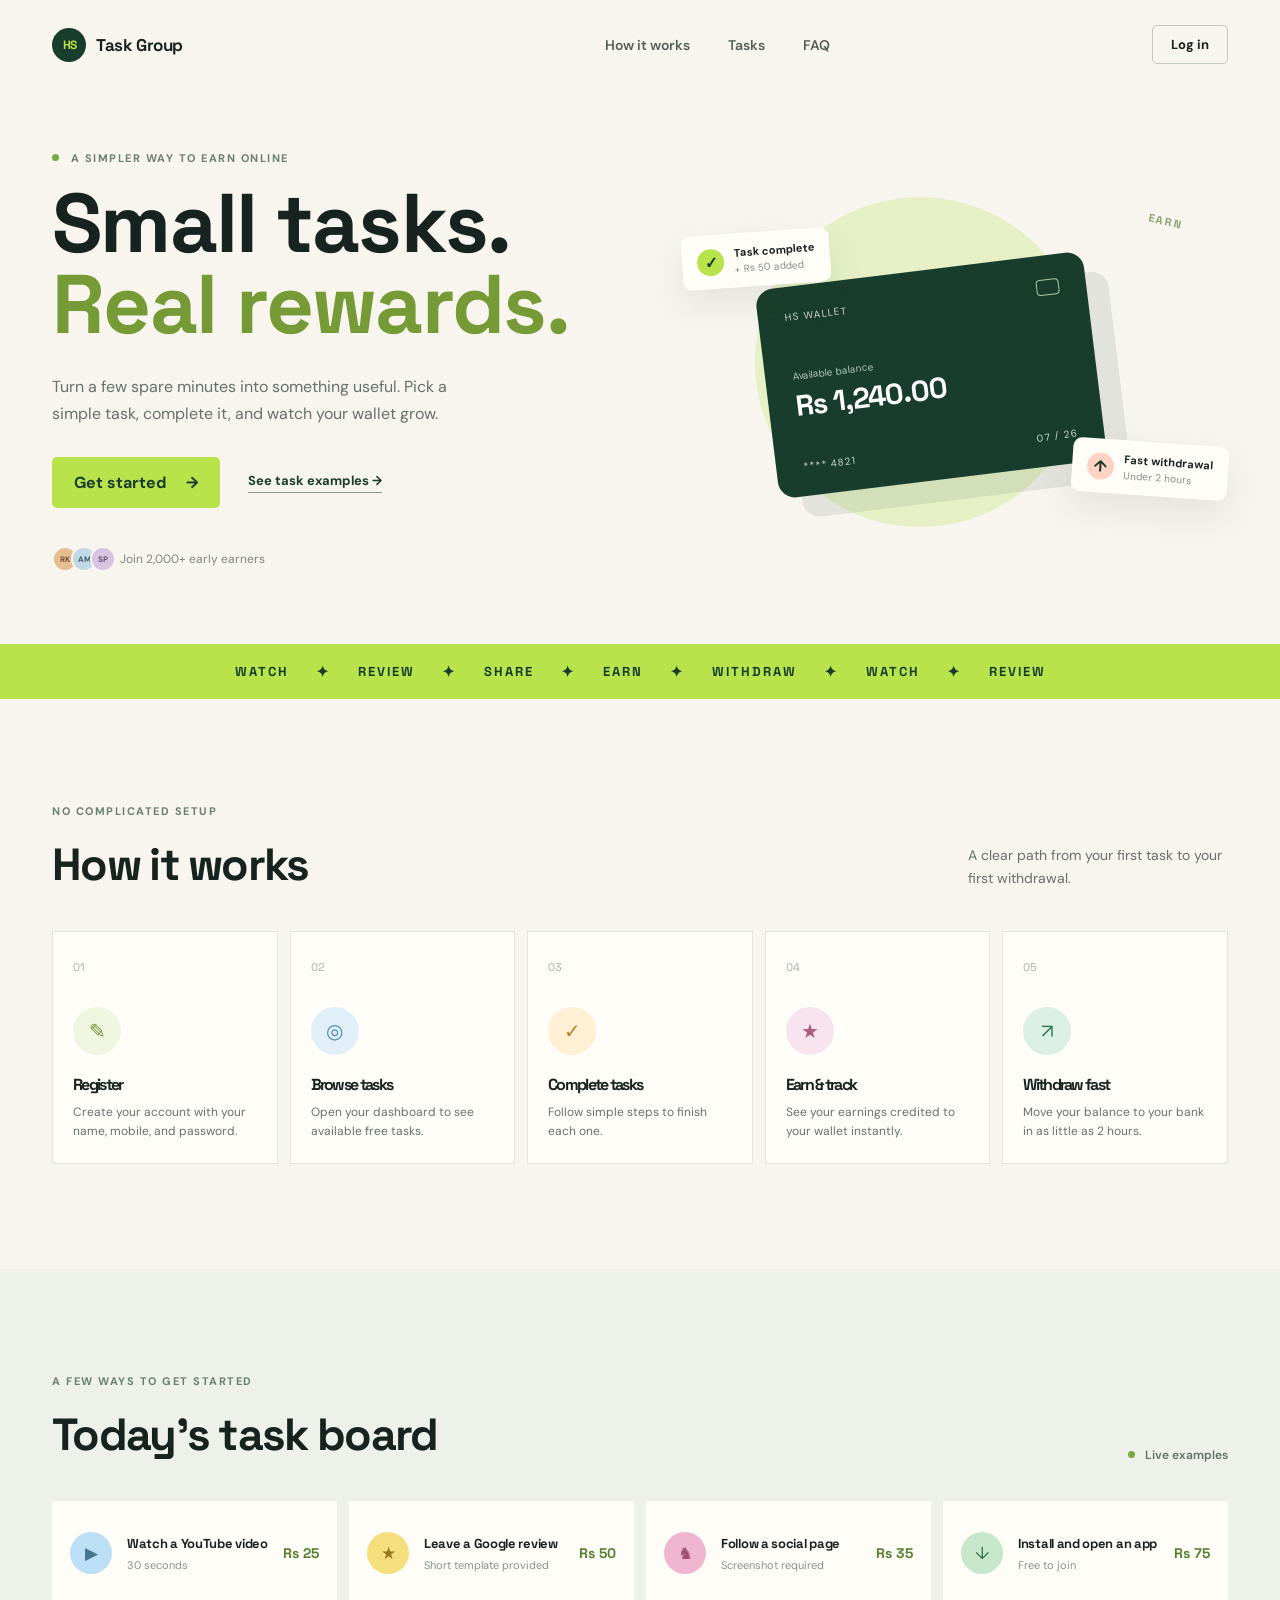
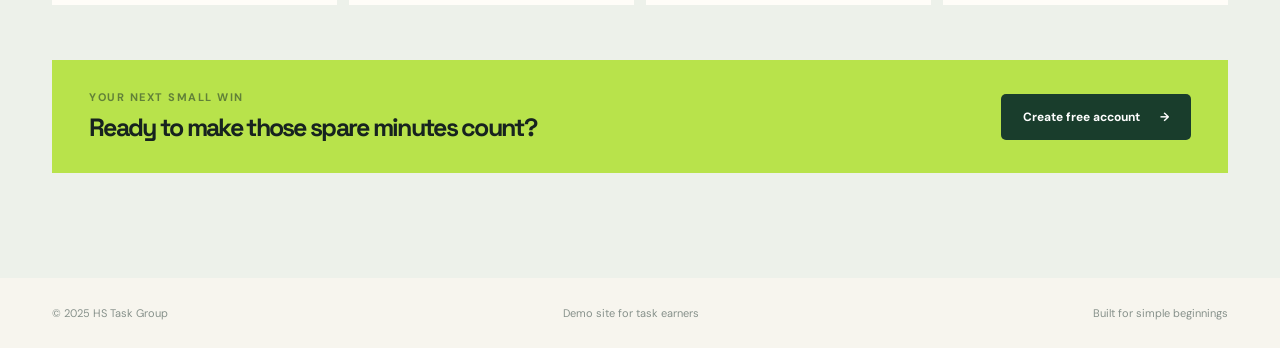
<file: static/index.html>
<!doctype html>
<html lang="en">
<head>
  <meta charset="utf-8">
  <meta name="viewport" content="width=device-width, initial-scale=1">
  <meta name="description" content="Complete simple online tasks and earn rewards with HS Task Group.">
  <title>HS Task Group | Small tasks. Real rewards.</title>
  <link rel="preconnect" href="https://fonts.googleapis.com">
  <link rel="preconnect" href="https://fonts.gstatic.com" crossorigin>
  <link href="https://fonts.googleapis.com/css2?family=DM+Sans:wght@400;500;600;700&family=Space+Grotesk:wght@500;600;700&display=swap" rel="stylesheet">
  <link rel="stylesheet" href="/static/styles.css">
</head>
<body>
  <div class="page-shell">
    <header class="site-header">
      <a class="brand" href="#top" aria-label="HS Task Group home">
        <span class="brand-mark">HS</span>
        <span>Task Group</span>
      </a>
      <nav class="main-nav" aria-label="Main navigation">
        <a href="#how-it-works">How it works</a>
        <a href="#tasks">Tasks</a>
        <a href="#faq">FAQ</a>
      </nav>
      <button class="button button-small button-outline" data-open-modal="login">Log in</button>
    </header>

    <main id="top">
      <section class="hero section-wrap">
        <div class="hero-copy reveal">
          <p class="eyebrow"><span class="pulse-dot"></span> A simpler way to earn online</p>
          <h1>Small tasks.<br><em>Real rewards.</em></h1>
          <p class="hero-lede">Turn a few spare minutes into something useful. Pick a simple task, complete it, and watch your wallet grow.</p>
          <div class="hero-actions">
            <button class="button button-primary" data-open-modal="register">Get started <span aria-hidden="true">&#8594;</span></button>
            <a class="text-link" href="#tasks">See task examples <span aria-hidden="true">&#8594;</span></a>
          </div>
          <div class="trust-row"><span class="avatars"><i>RK</i><i>AM</i><i>SP</i></span><span>Join 2,000+ early earners</span></div>
        </div>
        <div class="hero-art reveal reveal-delay" aria-label="Illustration of a task wallet">
          <div class="sun-disc"></div>
          <div class="scribble scribble-one">EARN</div>
          <div class="wallet-card">
            <div class="wallet-top"><span>HS WALLET</span><span class="card-chip"></span></div>
            <div class="wallet-balance"><small>Available balance</small><strong>Rs 1,240.00</strong></div>
            <div class="wallet-bottom"><span>**** 4821</span><span>07 / 26</span></div>
          </div>
          <div class="float-note note-one"><span class="note-icon">&#10003;</span><span><b>Task complete</b><small>+ Rs 50 added</small></span></div>
          <div class="float-note note-two"><span class="note-icon orange">&#8593;</span><span><b>Fast withdrawal</b><small>Under 2 hours</small></span></div>
        </div>
      </section>

      <section class="ticker"><div class="ticker-inner"><span>WATCH</span><b>&#10022;</b><span>REVIEW</span><b>&#10022;</b><span>SHARE</span><b>&#10022;</b><span>EARN</span><b>&#10022;</b><span>WITHDRAW</span><b>&#10022;</b><span>WATCH</span><b>&#10022;</b><span>REVIEW</span></div></section>

      <section class="process section-wrap" id="how-it-works">
        <div class="section-heading"><div><p class="eyebrow">No complicated setup</p><h2>How it works</h2></div><p class="section-intro">A clear path from your first task to your first withdrawal.</p></div>
        <div class="steps">
          <article class="step-card"><span class="step-number">01</span><span class="step-icon">&#9998;</span><h3>Register</h3><p>Create your account with your name, mobile, and password.</p></article>
          <article class="step-card"><span class="step-number">02</span><span class="step-icon">&#9678;</span><h3>Browse tasks</h3><p>Open your dashboard to see available free tasks.</p></article>
          <article class="step-card"><span class="step-number">03</span><span class="step-icon">&#10003;</span><h3>Complete tasks</h3><p>Follow simple steps to finish each one.</p></article>
          <article class="step-card"><span class="step-number">04</span><span class="step-icon">&#9733;</span><h3>Earn & track</h3><p>See your earnings credited to your wallet instantly.</p></article>
          <article class="step-card"><span class="step-number">05</span><span class="step-icon">&#8599;</span><h3>Withdraw fast</h3><p>Move your balance to your bank in as little as 2 hours.</p></article>
        </div>
      </section>

      <section class="tasks-section section-wrap" id="tasks">
        <div class="section-heading"><div><p class="eyebrow">A few ways to get started</p><h2>Today's task board</h2></div><span class="live-label"><span class="pulse-dot"></span> Live examples</span></div>
        <div class="task-grid">
          <article class="task-item"><span class="task-icon blue">&#9654;</span><div><h3>Watch a YouTube video</h3><p>30 seconds</p></div><strong>Rs 25</strong></article>
          <article class="task-item"><span class="task-icon yellow">&#9733;</span><div><h3>Leave a Google review</h3><p>Short template provided</p></div><strong>Rs 50</strong></article>
          <article class="task-item"><span class="task-icon pink">&#9822;</span><div><h3>Follow a social page</h3><p>Screenshot required</p></div><strong>Rs 35</strong></article>
          <article class="task-item"><span class="task-icon green">&#8595;</span><div><h3>Install and open an app</h3><p>Free to join</p></div><strong>Rs 75</strong></article>
        </div>
        <div class="cta-strip"><div><p class="eyebrow">Your next small win</p><h2>Ready to make those spare minutes count?</h2></div><button class="button button-dark" data-open-modal="register">Create free account <span aria-hidden="true">&#8594;</span></button></div>
      </section>
    </main>

    <footer class="site-footer" id="faq"><span>&copy; 2025 HS Task Group</span><span>Demo site for task earners</span><span>Built for simple beginnings</span></footer>
  </div>

  <div class="modal-backdrop" data-modal="register" hidden>
    <div class="modal" role="dialog" aria-modal="true" aria-labelledby="register-title">
      <button class="modal-close" aria-label="Close dialog">&#215;</button>
      <p class="eyebrow">Start in under a minute</p><h2 id="register-title">Create your account</h2><p class="modal-copy">Use your name, mobile number, and a password. Your account is saved automatically.</p>
      <form id="signup-form"><label>Name<input name="name" type="text" placeholder="Your name" required></label><label>Mobile number<input name="mobile" type="tel" placeholder="e.g. 98765 43210" required></label><label>Password<input name="password" type="password" placeholder="At least 6 characters" minlength="6" required></label><button class="button button-primary" type="submit">Sign up <span aria-hidden="true">&#8594;</span></button><p class="form-message" role="status"></p></form>
      <p class="switch-auth">Already registered? <button type="button" data-switch-modal="login">Log in</button></p>
    </div>
  </div>
  <div class="modal-backdrop" data-modal="login" hidden>
    <div class="modal" role="dialog" aria-modal="true" aria-labelledby="login-title"><button class="modal-close" aria-label="Close dialog">&#215;</button><p class="eyebrow">Welcome back</p><h2 id="login-title">Log in</h2><p class="modal-copy">Use the mobile number and password from your account.</p><form id="login-form"><label>Mobile number<input name="mobile" type="tel" placeholder="e.g. 98765 43210" required></label><label>Password<input name="password" type="password" required></label><button class="button button-dark" type="submit">Log in <span aria-hidden="true">&#8594;</span></button><p class="form-message" role="status"></p></form><p class="switch-auth">New here? <button type="button" data-switch-modal="register">Create an account</button></p></div>
  </div>
  <script src="/static/app.js"></script>
</body>
</html>
</file>
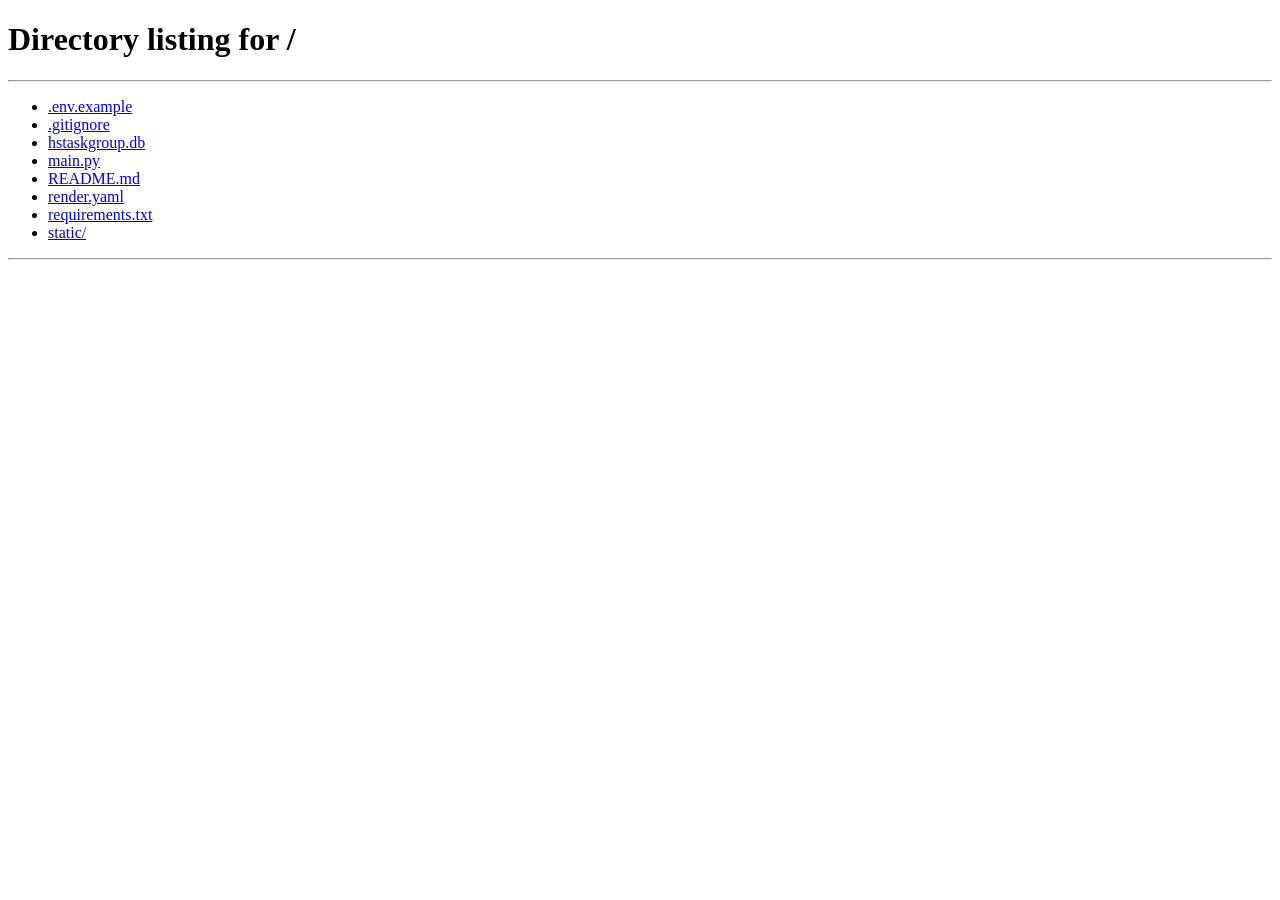
<file: static/admin.html>
<!doctype html>
<html lang="en">
<head>
  <meta charset="utf-8">
  <meta name="viewport" content="width=device-width, initial-scale=1">
  <title>HS Task Group | Admin panel</title>
  <link rel="preconnect" href="https://fonts.googleapis.com">
  <link rel="preconnect" href="https://fonts.gstatic.com" crossorigin>
  <link href="https://fonts.googleapis.com/css2?family=DM+Sans:wght@400;500;600;700&family=Space+Grotesk:wght@500;600;700&display=swap" rel="stylesheet">
  <link rel="stylesheet" href="/static/styles.css">
</head>
<body class="admin-body">
  <header class="site-header admin-header"><a class="brand" href="/"><span class="brand-mark">HS</span><span>Task Group</span></a><span class="admin-badge">ADMIN CONSOLE</span><a class="button button-small button-outline" href="/">Back to site</a></header>
  <main class="admin-main">
    <div class="admin-heading"><div><p class="eyebrow">Workspace overview</p><h1>Client records</h1><p class="admin-subtitle">Review every registration and keep an eye on your growing task community.</p></div><button class="button button-primary" id="refresh-clients">Refresh records <span aria-hidden="true">&#8635;</span></button></div>
    <div class="admin-stats"><div><span>Total clients</span><strong id="total-clients">--</strong></div><div><span>Active accounts</span><strong id="active-clients">--</strong></div><div><span>Pending review</span><strong id="pending-clients">--</strong></div></div>
    <section class="records-panel"><div class="records-top"><h2>All registrations</h2><span id="last-updated">Loading...</span></div><div class="table-wrap"><table><thead><tr><th>Client</th><th>Mobile number</th><th>Status</th><th>Balance</th><th>Wallet</th><th>Tasks</th><th>Registered</th></tr></thead><tbody id="client-rows"></tbody></table></div><p class="admin-message" id="admin-message" role="status"></p></section>
    <section class="admin-lower-grid"><div class="records-panel admin-form-panel"><div class="records-top"><h2>Create task</h2><span>Added after current queue</span></div><form id="task-form"><label>Task title<input name="title" placeholder="e.g. Watch a video" required></label><label>Instructions<textarea name="description" placeholder="What should the client do?" required></textarea></label><label>Reward (Rs)<input name="reward" type="number" min="1" placeholder="10" required></label><button class="button button-primary" type="submit">Add upcoming task <span aria-hidden="true">&#8594;</span></button><p class="admin-message" id="task-message" role="status"></p></form></div><div class="records-panel"><div class="records-top"><h2>Withdrawal tasks</h2><span>Verify payment before completing</span></div><div class="table-wrap"><table><thead><tr><th>Client</th><th>Amount</th><th>Bank details</th><th>Status</th><th>Action</th></tr></thead><tbody id="withdrawal-rows"></tbody></table></div><p class="admin-message" id="withdrawal-admin-message" role="status"></p></div></section>
  </main>
  <div class="modal-backdrop" data-modal="wallet" hidden>
    <div class="modal">
      <button class="modal-close" type="button" aria-label="Close">&times;</button>
      <p class="eyebrow">Wallet update</p>
      <h2 id="wallet-client-name">Client</h2>
      <p class="modal-copy" id="wallet-client-meta">Current balance: Rs 0</p>
      <form id="wallet-form">
        <label>Amount (Rs)<input name="amount" type="number" min="1" step="1" placeholder="e.g. 50" required></label>
        <div class="wallet-form-actions">
          <button class="button button-primary" type="submit" name="action" value="add">Add money</button>
          <button class="button button-outline" type="submit" name="action" value="subtract">Subtract money</button>
        </div>
        <p class="form-message" id="wallet-message" role="status"></p>
      </form>
    </div>
  </div>
  <script src="/static/admin.js"></script>
</body>
</html>
</file>
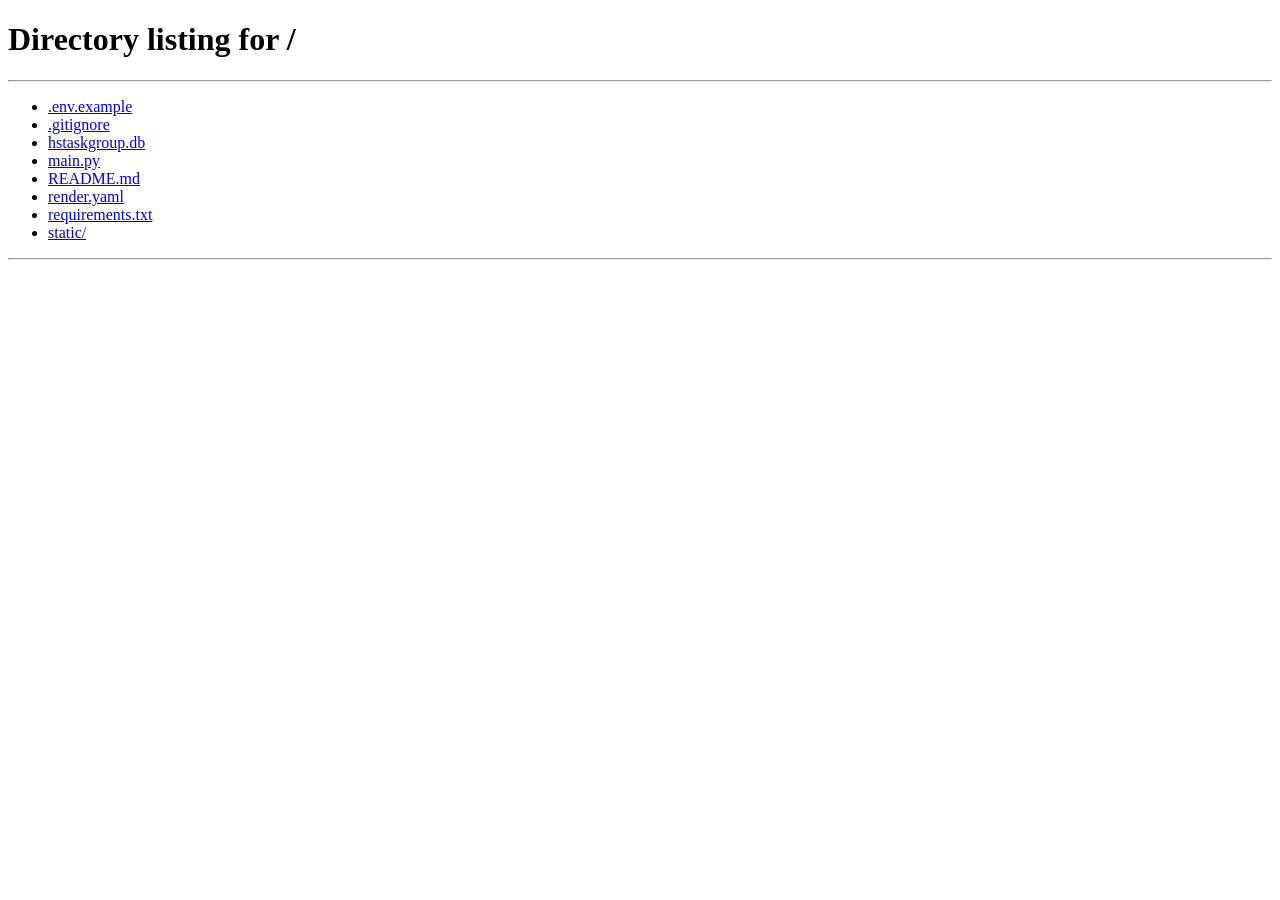
<file: static/dashboard.html>
<!doctype html>
<html lang="en">
<head>
  <meta charset="utf-8">
  <meta name="viewport" content="width=device-width, initial-scale=1">
  <title>HS Task Group | My dashboard</title>
  <link rel="preconnect" href="https://fonts.googleapis.com">
  <link rel="preconnect" href="https://fonts.gstatic.com" crossorigin>
  <link href="https://fonts.googleapis.com/css2?family=DM+Sans:wght@400;500;600;700&family=Space+Grotesk:wght@500;600;700&display=swap" rel="stylesheet">
  <link rel="stylesheet" href="/static/styles.css">
</head>
<body class="dashboard-body">
  <header class="site-header dashboard-header"><a class="brand" href="/"><span class="brand-mark">HS</span><span>Task Group</span></a><span class="dashboard-label">MY WORKSPACE</span><button class="button button-small button-outline" id="logout">Log out</button></header>
  <main class="dashboard-main">
    <section class="dashboard-welcome"><div><p class="eyebrow">Your task workspace</p><h1>Welcome, <span id="client-name">there</span></h1><p class="dashboard-subtitle">Complete each task from top to bottom. Your next task unlocks automatically.</p></div><div class="balance-card"><span>Available balance</span><strong>Rs <b id="balance">0</b></strong><small>Starts at Rs 0 for every new account</small></div></section>
    <section class="dashboard-grid">
      <div class="dashboard-panel tasks-panel"><div class="panel-heading"><div><p class="eyebrow">One by one</p><h2>My task queue</h2></div><span class="queue-note">Top to bottom</span></div><div id="task-list" class="dashboard-task-list"></div></div>
      <aside class="dashboard-panel withdrawal-panel"><p class="eyebrow">Payouts</p><h2>Withdraw balance</h2><p class="panel-copy">Minimum withdrawal is Rs 100. Your request becomes a pending withdrawal task for admin verification.</p><div class="admin-contact"><span class="contact-icon">&#9742;</span><span><small>Contact admin</small><strong id="admin-contact">Loading...</strong></span></div><form id="withdrawal-form"><label>Amount<input type="number" name="amount" min="100" placeholder="Minimum Rs 100" required></label><label>Bank details<input type="text" name="bank_details" placeholder="A/c number / IFSC" required></label><button class="button button-dark" type="submit">Request withdrawal <span aria-hidden="true">&#8594;</span></button><p class="form-message" id="withdrawal-message" role="status"></p></form></aside>
    </section>
    <section class="dashboard-panel withdrawal-history"><div class="panel-heading"><div><p class="eyebrow">Track every request</p><h2>Withdrawal tasks</h2></div><span class="queue-note">Admin review queue</span></div><div id="withdrawal-list" class="withdrawal-list"></div></section>
  </main>
  <script src="/static/dashboard.js"></script>
</body>
</html>
</file>
<file: static/styles.css>
:root { --ink:#17231f; --muted:#66716d; --cream:#f7f5ee; --paper:#fffdf8; --green:#b8e34b; --dark-green:#193d2c; --line:#dfe4dc; --orange:#ff885e; --blue:#bcdff5; --yellow:#f5df7d; --pink:#f1b6cf; }
* { box-sizing:border-box; }
html { scroll-behavior:smooth; }
body { margin:0; background:var(--cream); color:var(--ink); font-family:'DM Sans', sans-serif; }
button, input { font:inherit; }
button, a { -webkit-tap-highlight-color:transparent; }
a { color:inherit; text-decoration:none; }
.page-shell { overflow:hidden; }
.site-header { align-items:center; display:flex; justify-content:space-between; margin:auto; max-width:1240px; padding:25px 32px; }
.brand { align-items:center; display:flex; font-family:'Space Grotesk',sans-serif; font-size:17px; font-weight:700; gap:10px; letter-spacing:-.4px; }
.brand-mark { align-items:center; background:var(--dark-green); border-radius:50%; color:var(--green); display:flex; font-size:12px; height:34px; justify-content:center; letter-spacing:-1px; width:34px; }
.main-nav { display:flex; gap:38px; margin-left:100px; }
.main-nav a { color:#52605a; font-size:14px; font-weight:600; }
.main-nav a:hover, .text-link:hover { color:var(--dark-green); }
.button { border:0; border-radius:5px; cursor:pointer; display:inline-flex; font-weight:700; gap:20px; justify-content:center; padding:15px 22px; transition:transform .2s, box-shadow .2s; }
.button:hover { box-shadow:0 8px 18px #193d2c1a; transform:translateY(-2px); }
.button-small { font-size:13px; padding:10px 18px; }
.button-outline { background:transparent; border:1px solid #bfc9c0; color:var(--ink); }
.button-primary { background:var(--green); color:var(--dark-green); }
.button-dark { background:var(--dark-green); color:#fff; }
.section-wrap { margin:auto; max-width:1240px; padding-left:32px; padding-right:32px; }
.hero { align-items:center; display:grid; gap:50px; grid-template-columns:1fr 1fr; min-height:555px; padding-bottom:55px; padding-top:45px; }
.eyebrow { color:#698070; font-size:11px; font-weight:700; letter-spacing:1.5px; margin:0 0 18px; text-transform:uppercase; }
.pulse-dot { background:#77aa40; border-radius:50%; display:inline-block; height:7px; margin-right:7px; vertical-align:1px; width:7px; }
h1,h2,h3,p { margin-top:0; }
h1,h2,h3 { font-family:'Space Grotesk', sans-serif; letter-spacing:-1.7px; }
h1 { font-size:clamp(54px,6.5vw,88px); line-height:.98; margin-bottom:27px; }
h1 em { color:#769a35; font-style:normal; }
.hero-lede { color:var(--muted); font-size:16px; line-height:1.7; max-width:430px; }
.hero-actions { align-items:center; display:flex; gap:28px; margin-top:30px; }
.text-link { border-bottom:1px solid #8c9b91; color:var(--dark-green); font-size:13px; font-weight:700; padding-bottom:3px; }
.trust-row { align-items:center; color:#7d8882; display:flex; font-size:12px; gap:11px; margin-top:38px; }
.avatars { display:flex; }
.avatars i { align-items:center; background:#e4bd91; border:2px solid var(--cream); border-radius:50%; color:#744f38; display:flex; font-size:8px; font-style:normal; font-weight:700; height:26px; justify-content:center; margin-right:-7px; width:26px; }
.avatars i:nth-child(2) { background:#c1d8e7; color:#3d5c6c; }.avatars i:nth-child(3) { background:#d8c3e3; color:#624a70; }
.hero-art { height:390px; position:relative; }
.sun-disc { background:#e5f0c6; border-radius:50%; height:330px; left:16%; position:absolute; top:30px; width:330px; }
.wallet-card { background:var(--dark-green); border-radius:17px; box-shadow:22px 22px 0 #183d2c17; color:#fff; height:210px; left:18%; padding:24px 27px; position:absolute; top:103px; transform:rotate(-7deg); width:330px; }
.wallet-top,.wallet-bottom { display:flex; font-size:10px; justify-content:space-between; letter-spacing:1px; opacity:.8; }.card-chip { border:1px solid #d7e6bb; border-radius:4px; height:16px; width:23px; }.wallet-balance { margin-top:43px; }.wallet-balance small { color:#b4c8bb; display:block; font-size:10px; }.wallet-balance strong { display:block; font-family:'Space Grotesk'; font-size:29px; letter-spacing:-1px; margin-top:4px; }.wallet-bottom { bottom:23px; position:absolute; width:calc(100% - 54px); }
.float-note { align-items:center; background:var(--paper); border-radius:9px; box-shadow:0 15px 35px #27473518; display:flex; gap:10px; padding:12px 15px; position:absolute; }.float-note b,.float-note small { display:block; }.float-note b { font-size:11px; }.float-note small { color:#829087; font-size:10px; margin-top:3px; }.note-icon { align-items:center; background:var(--green); border-radius:50%; color:var(--dark-green); display:flex; font-weight:bold; height:27px; justify-content:center; width:27px; }.note-icon.orange { background:#ffd4c4; }.note-one { left:3%; top:65px; transform:rotate(-4deg); }.note-two { right:0; top:275px; transform:rotate(4deg); }.scribble { color:#88a56d; font-family:'Space Grotesk'; font-size:11px; font-weight:bold; letter-spacing:2px; position:absolute; }.scribble-one { right:8%; top:47px; transform:rotate(12deg); }
.ticker { background:var(--green); color:var(--dark-green); overflow:hidden; }.ticker-inner { align-items:center; display:flex; font-family:'Space Grotesk'; font-size:13px; font-weight:700; gap:27px; justify-content:center; letter-spacing:2px; min-width:700px; padding:18px; }.ticker b { font-size:15px; }
.process,.tasks-section { padding-bottom:105px; padding-top:105px; }.section-heading { align-items:end; display:flex; justify-content:space-between; margin-bottom:38px; }.section-heading h2 { font-size:45px; margin:0; }.section-intro { color:var(--muted); font-size:14px; line-height:1.6; margin:0 0 4px; max-width:260px; }.steps { display:grid; gap:12px; grid-template-columns:repeat(5,1fr); }.step-card { background:var(--paper); border:1px solid var(--line); min-height:230px; padding:23px 20px; position:relative; }.step-number { color:#a5b0a8; font-family:'Space Grotesk'; font-size:11px; }.step-icon { align-items:center; background:#eff5df; border-radius:50%; color:#6f923a; display:flex; font-size:20px; height:48px; justify-content:center; margin:31px 0 19px; width:48px; }.step-card:nth-child(2) .step-icon { background:#e1f0f8; color:#4a8aae; }.step-card:nth-child(3) .step-icon { background:#fff0d5; color:#bb8229; }.step-card:nth-child(4) .step-icon { background:#f7e4ee; color:#ad5d7e; }.step-card:nth-child(5) .step-icon { background:#dcefe5; color:#367d5a; }.step-card h3 { font-size:16px; margin-bottom:8px; }.step-card p { color:var(--muted); font-size:12px; line-height:1.55; margin:0; }
.tasks-section { background:#edf1ea; max-width:none; padding-left:max(32px, calc((100vw - 1176px)/2)); padding-right:max(32px, calc((100vw - 1176px)/2)); }.tasks-section .section-heading { margin-left:0; margin-right:0; }.live-label { color:#617066; font-size:12px; font-weight:600; }.task-grid { display:grid; gap:12px; grid-template-columns:repeat(4,1fr); }.task-item { align-items:center; background:var(--paper); display:flex; gap:15px; min-height:104px; padding:18px; }.task-icon { align-items:center; border-radius:50%; display:flex; flex:none; font-size:17px; height:42px; justify-content:center; width:42px; }.task-icon.blue { background:var(--blue); color:#477591; }.task-icon.yellow { background:var(--yellow); color:#96791f; }.task-icon.pink { background:var(--pink); color:#9d4e72; }.task-icon.green { background:#c7e7ca; color:#347444; }.task-item h3 { font-size:13px; letter-spacing:-.3px; margin:0 0 6px; }.task-item p { color:#87928c; font-size:11px; margin:0; }.task-item strong { color:#56812e; font-family:'Space Grotesk'; font-size:14px; margin-left:auto; white-space:nowrap; }.cta-strip { align-items:center; background:var(--green); display:flex; justify-content:space-between; margin-top:55px; padding:30px 37px; }.cta-strip .eyebrow { color:#618138; margin-bottom:7px; }.cta-strip h2 { font-size:25px; margin:0; }.cta-strip .button { font-size:12px; }
.site-footer { color:#87918b; display:flex; font-size:11px; justify-content:space-between; margin:auto; max-width:1240px; padding:28px 32px; }.modal-backdrop { align-items:center; background:#183d2cb8; display:flex; inset:0; justify-content:center; padding:20px; position:fixed; z-index:5; }.modal-backdrop[hidden] { display:none; }.modal { background:var(--paper); max-width:420px; padding:38px; position:relative; width:100%; }.modal h2 { font-size:34px; margin-bottom:10px; }.modal-copy { color:var(--muted); font-size:13px; line-height:1.6; }.modal-close { background:transparent; border:0; color:#65746c; cursor:pointer; font-size:25px; position:absolute; right:20px; top:16px; }.modal form { display:grid; gap:16px; margin-top:26px; }.modal label { color:#5d6d63; display:grid; font-size:12px; font-weight:700; gap:7px; }.modal input { background:#f1f4ee; border:1px solid #dae3d7; border-radius:4px; color:var(--ink); outline:none; padding:12px; }.modal input:focus { border-color:#8aab4c; }.form-message { color:#618138; font-size:12px; margin:0; }.modal-action { margin-top:22px; }
.reveal { animation:rise .7s ease both; }.reveal-delay { animation-delay:.12s; } @keyframes rise { from { opacity:0; transform:translateY(12px); } to { opacity:1; transform:none; } }
@media (max-width:800px) { .site-header { padding:20px; }.main-nav { display:none; }.section-wrap { padding-left:20px; padding-right:20px; }.hero { grid-template-columns:1fr; min-height:auto; padding-bottom:70px; padding-top:55px; }.hero-art { height:350px; margin-top:12px; }.sun-disc { left:13%; }.wallet-card { left:15%; }.note-one { left:0; }.note-two { right:0; }.steps,.task-grid { grid-template-columns:repeat(2,1fr); }.step-card { min-height:205px; }.process,.tasks-section { padding-bottom:70px; padding-top:70px; }.tasks-section { padding-left:20px; padding-right:20px; }.cta-strip { align-items:flex-start; flex-direction:column; gap:25px; }.site-footer { flex-wrap:wrap; gap:12px; padding-left:20px; padding-right:20px; } }
@media (max-width:480px) { h1 { font-size:52px; }.hero-actions { align-items:flex-start; flex-direction:column; gap:18px; }.hero-art { height:300px; transform:scale(.86); transform-origin:left top; width:116%; }.section-heading { align-items:flex-start; flex-direction:column; gap:20px; }.section-heading h2 { font-size:37px; }.steps,.task-grid { grid-template-columns:1fr; }.step-card { min-height:180px; }.step-icon { margin-top:20px; }.task-item { min-height:92px; }.cta-strip { padding:25px 22px; }.cta-strip h2 { font-size:22px; }.site-footer { flex-direction:column; } }
.switch-auth { color:var(--muted); font-size:12px; margin:18px 0 0; text-align:center; }.switch-auth button { background:none; border:0; color:#56812e; cursor:pointer; font-weight:700; padding:0; }.form-message.error { color:#c45442; }
.admin-body { background:#f0f3ee; min-height:100vh; }.admin-header { max-width:1280px; }.admin-badge { color:#698070; font-size:11px; font-weight:700; letter-spacing:1.5px; margin-left:auto; margin-right:30px; }.admin-main { margin:auto; max-width:1216px; padding:58px 32px 90px; }.admin-heading { align-items:end; display:flex; justify-content:space-between; }.admin-heading h1 { font-size:58px; margin:0 0 10px; }.admin-subtitle { color:var(--muted); font-size:14px; margin:0; }.admin-stats { display:grid; gap:14px; grid-template-columns:repeat(3,1fr); margin:45px 0 28px; }.admin-stats div { background:var(--paper); border:1px solid var(--line); padding:22px 24px; }.admin-stats span { color:#77847c; display:block; font-size:12px; margin-bottom:10px; }.admin-stats strong { color:var(--dark-green); font-family:'Space Grotesk'; font-size:34px; }.records-panel { background:var(--paper); border:1px solid var(--line); }.records-top { align-items:center; border-bottom:1px solid var(--line); display:flex; justify-content:space-between; padding:24px 26px; }.records-top h2 { font-size:21px; margin:0; }.records-top span { color:#89968e; font-size:11px; }.table-wrap { overflow-x:auto; }table { border-collapse:collapse; min-width:760px; width:100%; }th { color:#849188; font-size:10px; letter-spacing:1px; text-align:left; text-transform:uppercase; }th,td { border-bottom:1px solid #e7ebe5; padding:16px 20px; }td { color:#56645b; font-size:13px; }td strong,td small { display:block; }td strong { color:var(--ink); font-size:13px; }td small { color:#9aa49d; font-size:10px; margin-top:4px; }.status { border-radius:20px; display:inline-block; font-size:10px; font-weight:700; padding:6px 10px; }.status-active { background:#e1f2d5; color:#4d7d31; }.status-pending { background:#fff0d3; color:#a77728; }.admin-message { color:#7b8880; font-size:12px; margin:0; padding:16px 20px; }
@media (max-width:700px) { .admin-header { padding-left:20px; padding-right:20px; }.admin-badge { display:none; }.admin-main { padding:40px 20px; }.admin-heading { align-items:flex-start; flex-direction:column; gap:20px; }.admin-heading h1 { font-size:46px; }.admin-stats { grid-template-columns:1fr; margin-top:32px; } }
.dashboard-body { background:#f0f3ee; min-height:100vh; }.dashboard-header { max-width:1280px; }.dashboard-label { color:#698070; font-size:11px; font-weight:700; letter-spacing:1.5px; margin-left:auto; margin-right:30px; }.dashboard-main { margin:auto; max-width:1216px; padding:54px 32px 90px; }.dashboard-welcome { align-items:end; display:flex; justify-content:space-between; margin-bottom:30px; }.dashboard-welcome h1 { font-size:52px; margin:0 0 8px; }.dashboard-subtitle { color:var(--muted); font-size:14px; margin:0; }.balance-card { background:var(--dark-green); color:#fff; min-width:250px; padding:22px 24px; }.balance-card span,.balance-card small { color:#b9cec0; display:block; font-size:11px; }.balance-card strong { display:block; font-family:'Space Grotesk'; font-size:36px; margin:9px 0; }.balance-card b { color:var(--green); }.dashboard-grid { align-items:start; display:grid; gap:18px; grid-template-columns:1.7fr 1fr; }.dashboard-panel { background:var(--paper); border:1px solid var(--line); padding:25px; }.panel-heading { align-items:end; display:flex; justify-content:space-between; margin-bottom:20px; }.panel-heading h2,.withdrawal-panel h2 { font-size:24px; margin:0; }.queue-note { color:#859188; font-size:11px; }.dashboard-task { align-items:center; border-bottom:1px solid #e7ebe5; display:grid; gap:14px; grid-template-columns:35px 1fr auto auto; padding:16px 0; }.dashboard-task:last-child { border-bottom:0; }.task-order { color:#a0aca4; font-family:'Space Grotesk'; font-size:12px; }.dashboard-task h3 { font-size:14px; letter-spacing:-.3px; margin:0 0 5px; }.dashboard-task p { color:#78857d; font-size:11px; margin:0 0 6px; }.task-state { color:#7e8b82; font-size:10px; font-weight:700; text-transform:uppercase; }.task-current { background:#f4f9e8; margin-left:-10px; margin-right:-10px; padding-left:10px; padding-right:10px; }.task-current .task-state { color:#648d2f; }.task-completed { opacity:.62; }.task-action { font-size:11px; padding:9px 14px; }.withdrawal-panel { min-height:100%; }.panel-copy { color:var(--muted); font-size:12px; line-height:1.6; }.admin-contact { align-items:center; background:#f0f5e9; display:flex; gap:10px; margin:20px 0; padding:13px; }.contact-icon { align-items:center; background:var(--green); border-radius:50%; color:var(--dark-green); display:flex; height:30px; justify-content:center; width:30px; }.admin-contact small,.admin-contact strong { display:block; }.admin-contact small { color:#829087; font-size:10px; }.admin-contact strong { font-size:11px; margin-top:3px; }.withdrawal-panel form,.admin-form-panel form { display:grid; gap:13px; }.withdrawal-panel label,.admin-form-panel label { color:#5d6d63; display:grid; font-size:11px; font-weight:700; gap:6px; }.withdrawal-panel input,.admin-form-panel input,.admin-form-panel textarea { background:#f1f4ee; border:1px solid #dae3d7; border-radius:4px; color:var(--ink); font:inherit; outline:none; padding:11px; }.admin-form-panel textarea { min-height:78px; resize:vertical; }.withdrawal-panel .button,.admin-form-panel .button { font-size:11px; margin-top:4px; }.withdrawal-history { margin-top:18px; }.withdrawal-item { align-items:center; border-bottom:1px solid #e7ebe5; display:flex; gap:12px; padding:13px 0; }.withdrawal-item:last-child { border-bottom:0; }.withdrawal-icon { align-items:center; background:#ffe0d2; border-radius:50%; color:#bd6649; display:flex; height:35px; justify-content:center; width:35px; }.withdrawal-item strong,.withdrawal-item small { display:block; }.withdrawal-item strong { font-size:12px; }.withdrawal-item small { color:#849087; font-size:10px; margin-top:3px; }.withdrawal-amount { color:#5d8230; font-family:'Space Grotesk'; font-size:13px; margin-left:auto; text-align:right; }.withdrawal-amount em { display:block; font-family:'DM Sans'; font-style:normal; margin-top:6px; }.empty-state { color:#87938b; font-size:12px; }.admin-lower-grid { display:grid; gap:18px; grid-template-columns:1fr 1.5fr; margin-top:18px; }.admin-form-panel form { padding-top:0; }.table-action { background:var(--dark-green); border:0; border-radius:4px; color:#fff; cursor:pointer; font-size:10px; font-weight:700; padding:8px 10px; }.completed-label { color:#57852f; font-size:11px; font-weight:700; }
.wallet-action { white-space:nowrap; }.wallet-form-actions { display:flex; gap:10px; }.wallet-form-actions .button { flex:1; font-size:12px; padding:13px 15px; }.modal .eyebrow { margin-bottom:8px; }.modal h2 { font-size:27px; }
@media (max-width:800px) { .dashboard-header { padding-left:20px; padding-right:20px; }.dashboard-label { display:none; }.dashboard-main { padding:40px 20px; }.dashboard-welcome { align-items:flex-start; flex-direction:column; gap:25px; }.dashboard-welcome h1 { font-size:44px; }.balance-card { width:100%; }.dashboard-grid,.admin-lower-grid { grid-template-columns:1fr; }.dashboard-task { grid-template-columns:28px 1fr auto; }.dashboard-task .task-action { grid-column:2 / span 2; justify-self:start; }.dashboard-panel { padding:20px; } }
</file>
